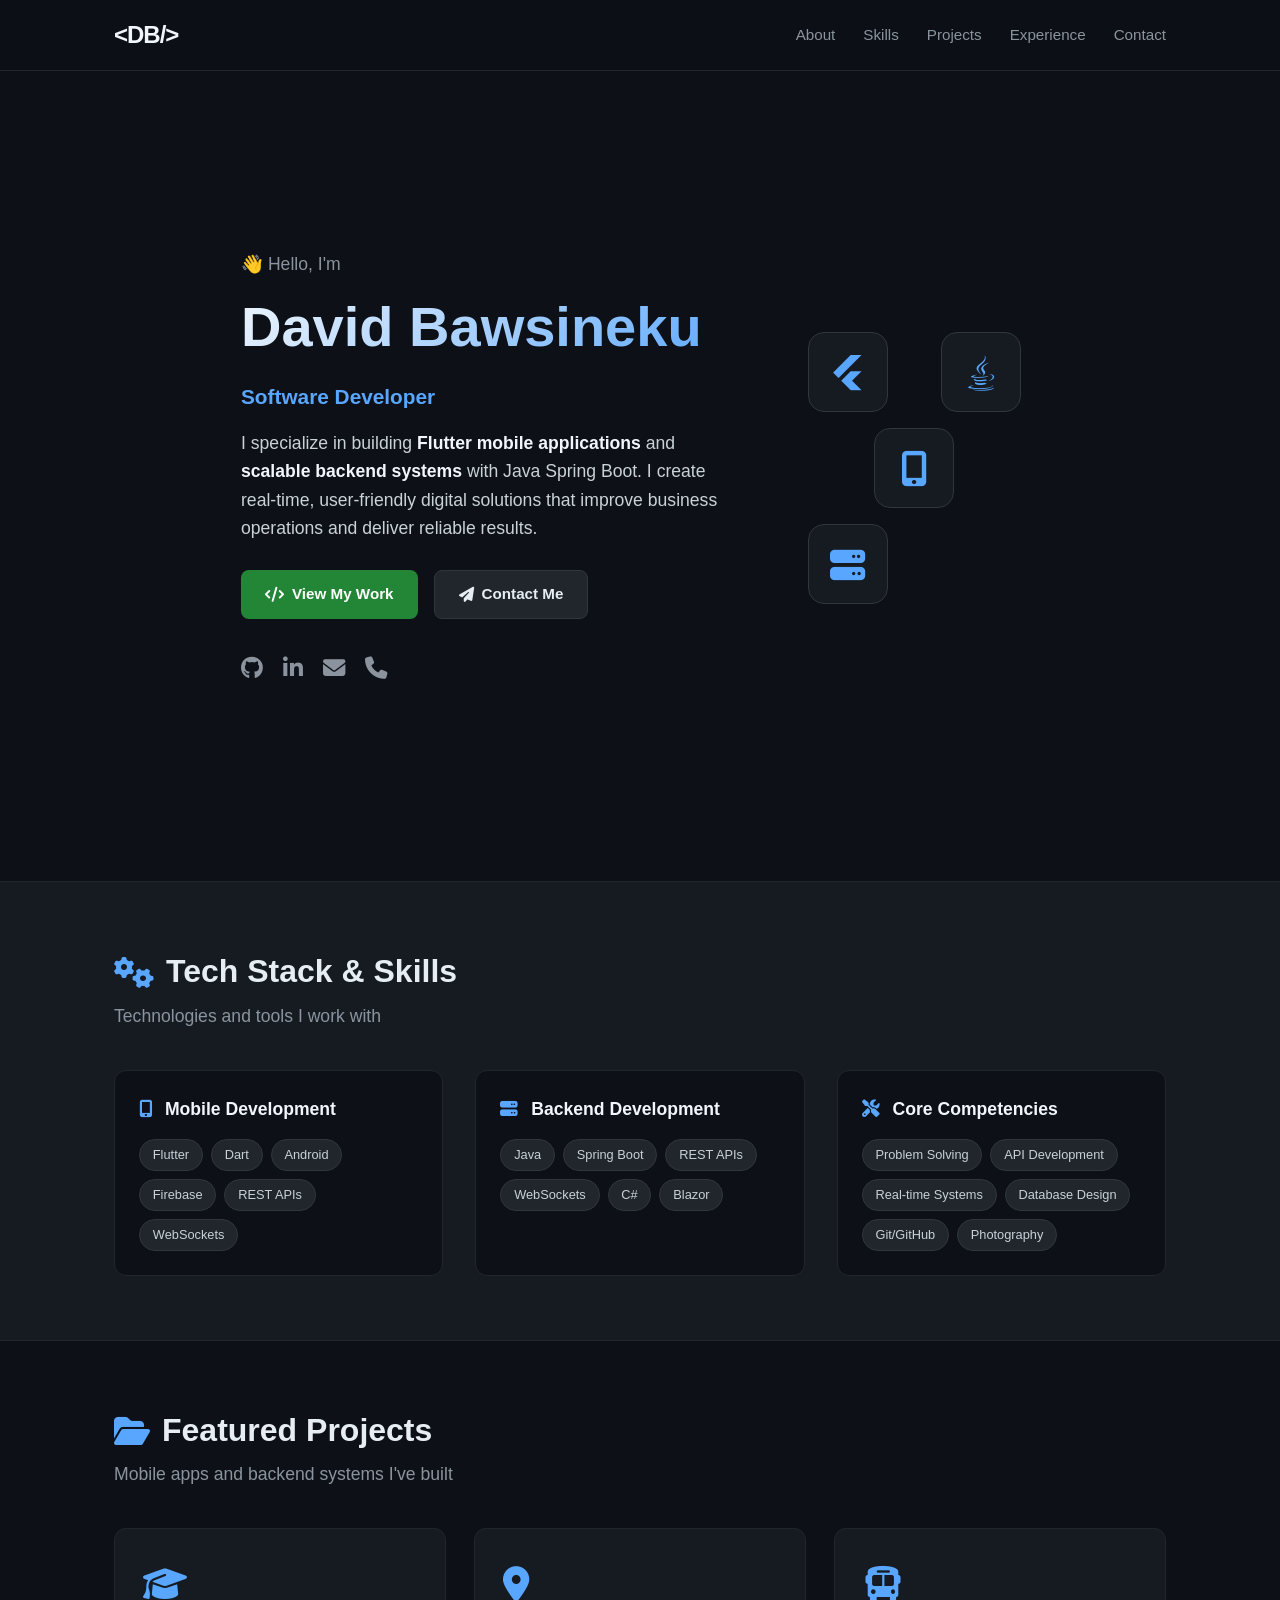
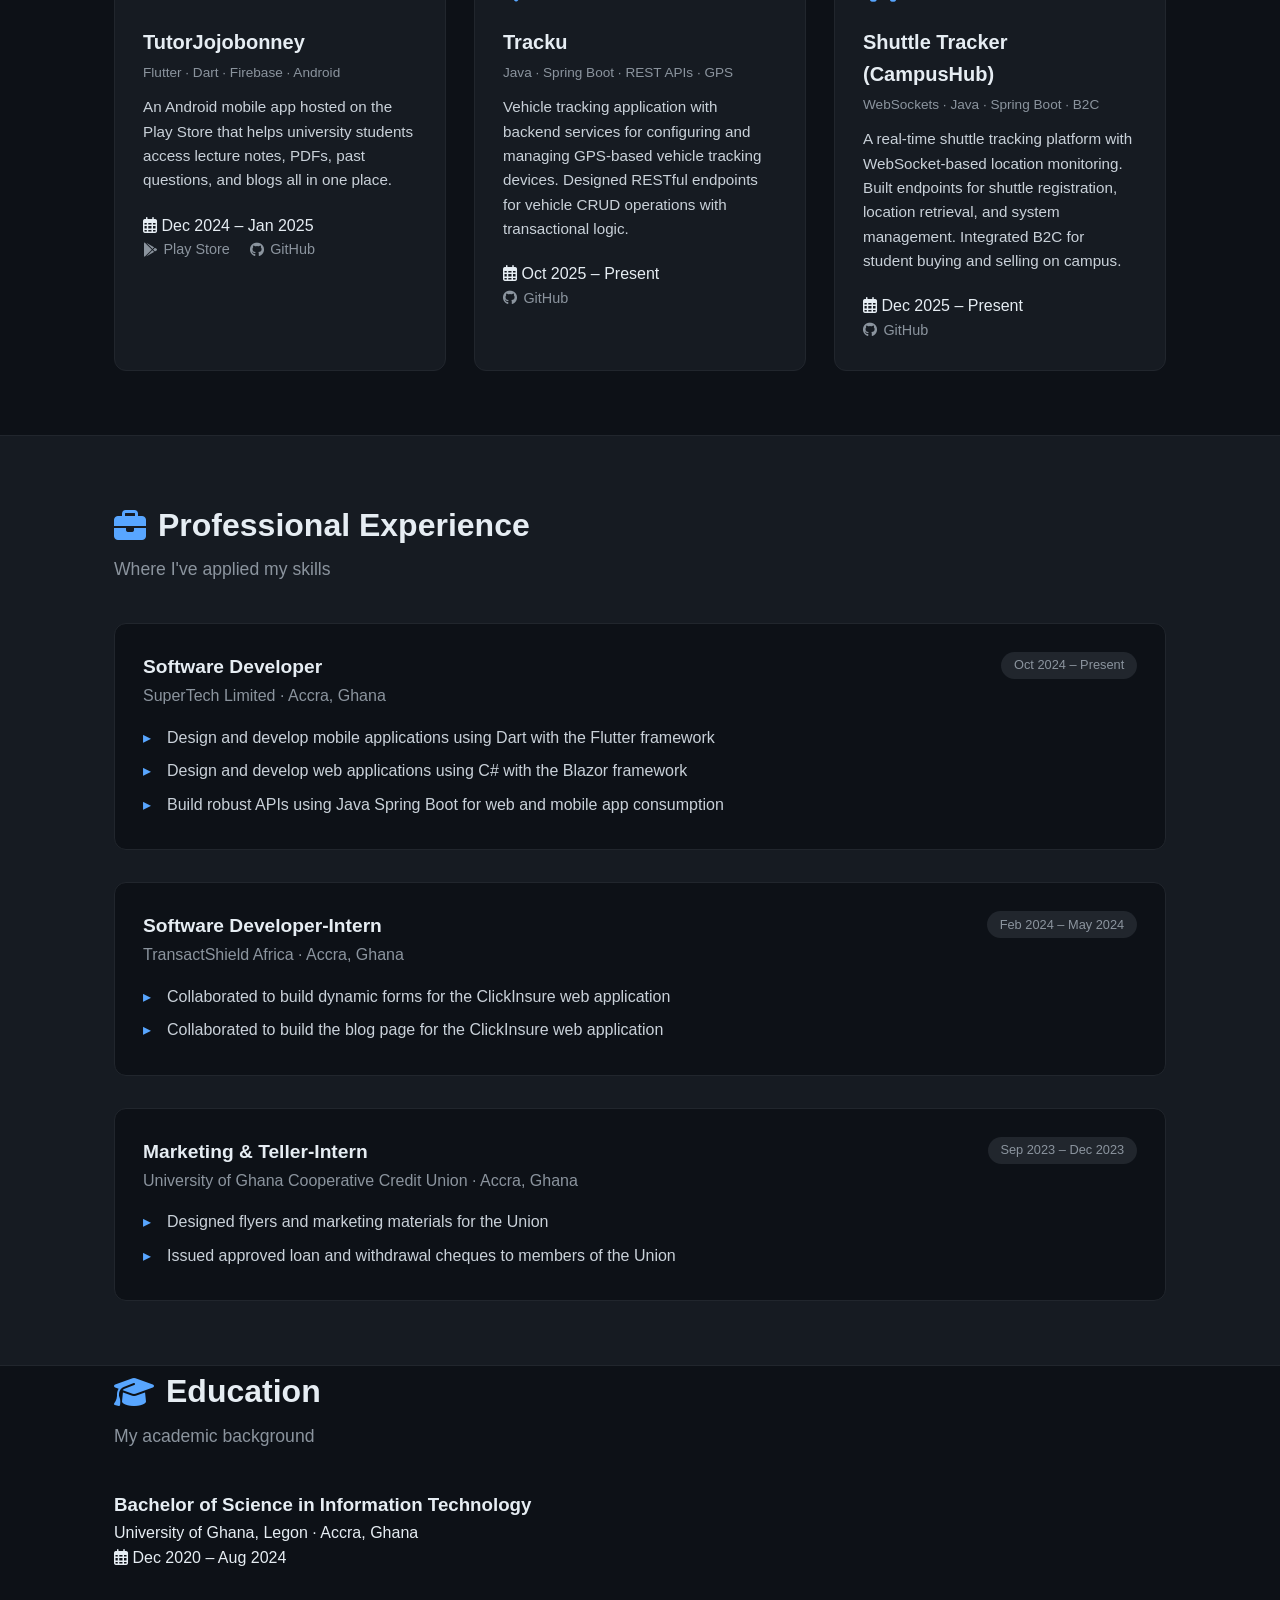
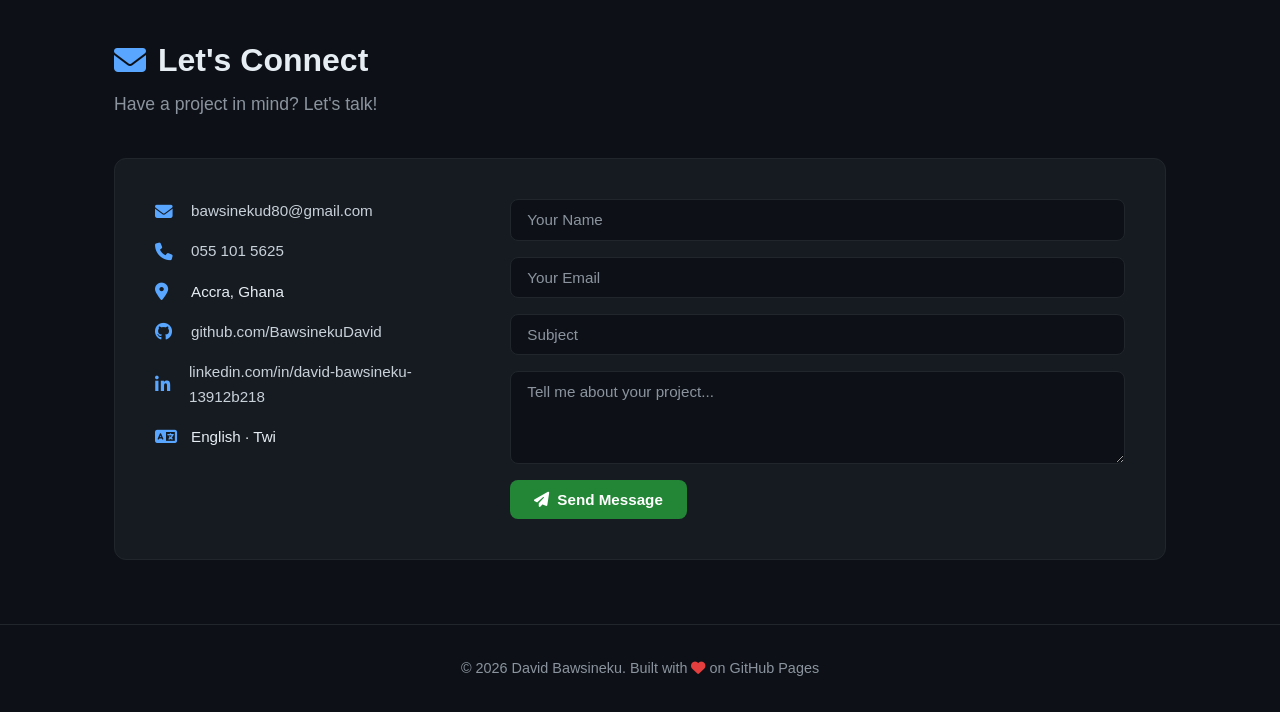
<file: index.html>
<!DOCTYPE html>
<html lang="en">
<head>
    <meta charset="UTF-8" />
    <meta name="viewport" content="width=device-width, initial-scale=1.0" />
    <title>David Bawsineku | Software Developer</title>
    <link rel="stylesheet" href="style.css" />
    <!-- Font Awesome for icons -->
    <link rel="stylesheet" href="https://cdnjs.cloudflare.com/ajax/libs/font-awesome/6.5.0/css/all.min.css" />
</head>
<body>
    <!-- ===== NAVIGATION ===== -->
    <nav class="navbar">
        <div class="container">
            <a href="#" class="logo">&lt;DB/&gt;</a>
            <ul class="nav-links">
                <li><a href="#about">About</a></li>
                <li><a href="#skills">Skills</a></li>
                <li><a href="#projects">Projects</a></li>
                <li><a href="#experience">Experience</a></li>
                <li><a href="#contact">Contact</a></li>
            </ul>
            <button class="menu-toggle" aria-label="Toggle menu">
                <i class="fas fa-bars"></i>
            </button>
        </div>
    </nav>

    <!-- ===== HERO SECTION ===== -->
    <header class="hero" id="about">
        <div class="container">
            <div class="hero-content">
                <div class="hero-text">
                    <p class="hero-greeting">👋 Hello, I'm</p>
                    <h1>David Bawsineku</h1>
                    <p class="hero-titles">
                        <span class="highlight">Software Developer</span>
                    </p>
                    <p class="hero-description">
                        I specialize in building <strong>Flutter mobile applications</strong> and 
                        <strong>scalable backend systems</strong> with Java Spring Boot. 
                        I create real-time, user-friendly digital solutions that improve 
                        business operations and deliver reliable results.
                    </p>
                    <div class="hero-buttons">
                        <a href="#projects" class="btn btn-primary">
                            <i class="fas fa-code"></i> View My Work
                        </a>
                        <a href="#contact" class="btn btn-secondary">
                            <i class="fas fa-paper-plane"></i> Contact Me
                        </a>
                    </div>
                    <div class="hero-social">
                        <a href="https://github.com/BawsinekuDavid" target="_blank" aria-label="GitHub"><i class="fab fa-github"></i></a>
                        <a href="https://linkedin.com/in/david-bawsineku-13912b218" target="_blank" aria-label="LinkedIn"><i class="fab fa-linkedin-in"></i></a>
                        <a href="mailto:bawsinekud80@gmail.com" aria-label="Email"><i class="fas fa-envelope"></i></a>
                        <a href="#" aria-label="Phone"><i class="fas fa-phone"></i></a>
                    </div>
                </div>
                <div class="hero-illustration">
                    <div class="code-icon"><i class="fab fa-flutter"></i></div>
                    <div class="code-icon"><i class="fab fa-java"></i></div>
                    <div class="code-icon"><i class="fas fa-mobile-alt"></i></div>
                    <div class="code-icon"><i class="fas fa-server"></i></div>
                </div>
            </div>
        </div>
    </header>

    <!-- ===== SKILLS ===== -->
    <section class="skills" id="skills">
        <div class="container">
            <h2 class="section-title">
                <i class="fas fa-cogs"></i> Tech Stack & Skills
            </h2>
            <p class="section-subtitle">Technologies and tools I work with</p>

            <div class="skills-grid">
                <!-- Mobile -->
                <div class="skill-category">
                    <h3><i class="fas fa-mobile-alt"></i> Mobile Development</h3>
                    <div class="skill-tags">
                        <span class="tag">Flutter</span>
                        <span class="tag">Dart</span>
                        <span class="tag">Android</span>
                        <span class="tag">Firebase</span>
                        <span class="tag">REST APIs</span>
                        <span class="tag">WebSockets</span>
                    </div>
                </div>

                <!-- Backend -->
                <div class="skill-category">
                    <h3><i class="fas fa-server"></i> Backend Development</h3>
                    <div class="skill-tags">
                        <span class="tag">Java</span>
                        <span class="tag">Spring Boot</span>
                        <span class="tag">REST APIs</span>
                        <span class="tag">WebSockets</span>
                        <span class="tag">C#</span>
                        <span class="tag">Blazor</span>
                    </div>
                </div>

                <!-- General Skills -->
                <div class="skill-category">
                    <h3><i class="fas fa-tools"></i> Core Competencies</h3>
                    <div class="skill-tags">
                        <span class="tag">Problem Solving</span>
                        <span class="tag">API Development</span>
                        <span class="tag">Real-time Systems</span>
                        <span class="tag">Database Design</span>
                        <span class="tag">Git/GitHub</span>
                        <span class="tag">Photography</span>
                    </div>
                </div>
            </div>
        </div>
    </section>

    <!-- ===== PROJECTS ===== -->
    <section class="projects" id="projects">
        <div class="container">
            <h2 class="section-title">
                <i class="fas fa-folder-open"></i> Featured Projects
            </h2>
            <p class="section-subtitle">Mobile apps and backend systems I've built</p>

            <div class="projects-grid">
                <!-- Project 1: TutorJojobonney -->
                <div class="project-card">
                    <div class="project-icon"><i class="fas fa-graduation-cap"></i></div>
                    <h3>TutorJojobonney</h3>
                    <p class="project-tech">Flutter · Dart · Firebase · Android</p>
                    <p class="project-desc">
                        An Android mobile app hosted on the Play Store that helps university 
                        students access lecture notes, PDFs, past questions, and blogs 
                        all in one place.
                    </p>
                    <p class="project-date"><i class="far fa-calendar-alt"></i> Dec 2024 – Jan 2025</p>
                    <div class="project-links">
                        <a href="#" class="project-link"><i class="fab fa-google-play"></i> Play Store</a>
                        <a href="https://github.com/BawsinekuDavid" target="_blank" class="project-link"><i class="fab fa-github"></i> GitHub</a>
                    </div>
                </div>

                <!-- Project 2: Tracku -->
                <div class="project-card">
                    <div class="project-icon"><i class="fas fa-map-marker-alt"></i></div>
                    <h3>Tracku</h3>
                    <p class="project-tech">Java · Spring Boot · REST APIs · GPS</p>
                    <p class="project-desc">
                        Vehicle tracking application with backend services for configuring 
                        and managing GPS-based vehicle tracking devices. Designed RESTful 
                        endpoints for vehicle CRUD operations with transactional logic.
                    </p>
                    <p class="project-date"><i class="far fa-calendar-alt"></i> Oct 2025 – Present</p>
                    <div class="project-links">
                        <a href="https://github.com/BawsinekuDavid" target="_blank" class="project-link"><i class="fab fa-github"></i> GitHub</a>
                    </div>
                </div>

                <!-- Project 3: Shuttle Tracker (CampusHub) -->
                <div class="project-card">
                    <div class="project-icon"><i class="fas fa-bus"></i></div>
                    <h3>Shuttle Tracker (CampusHub)</h3>
                    <p class="project-tech">WebSockets · Java · Spring Boot · B2C</p>
                    <p class="project-desc">
                        A real-time shuttle tracking platform with WebSocket-based location 
                        monitoring. Built endpoints for shuttle registration, location 
                        retrieval, and system management. Integrated B2C for student 
                        buying and selling on campus.
                    </p>
                    <p class="project-date"><i class="far fa-calendar-alt"></i> Dec 2025 – Present</p>
                    <div class="project-links">
                        <a href="https://github.com/BawsinekuDavid" target="_blank" class="project-link"><i class="fab fa-github"></i> GitHub</a>
                    </div>
                </div>
            </div>
        </div>
    </section>

    <!-- ===== EXPERIENCE ===== -->
    <section class="experience" id="experience">
        <div class="container">
            <h2 class="section-title">
                <i class="fas fa-briefcase"></i> Professional Experience
            </h2>
            <p class="section-subtitle">Where I've applied my skills</p>

            <div class="exp-timeline">
                <!-- Experience 1: SuperTech Limited -->
                <div class="exp-item">
                    <div class="exp-header">
                        <div>
                            <h3>Software Developer</h3>
                            <p class="exp-company">SuperTech Limited · Accra, Ghana</p>
                        </div>
                        <span class="exp-date">Oct 2024 – Present</span>
                    </div>
                    <ul class="exp-duties">
                        <li>Design and develop mobile applications using Dart with the Flutter framework</li>
                        <li>Design and develop web applications using C# with the Blazor framework</li>
                        <li>Build robust APIs using Java Spring Boot for web and mobile app consumption</li>
                    </ul>
                </div>

                <!-- Experience 2: TransactShield Africa -->
                <div class="exp-item">
                    <div class="exp-header">
                        <div>
                            <h3>Software Developer-Intern</h3>
                            <p class="exp-company">TransactShield Africa · Accra, Ghana</p>
                        </div>
                        <span class="exp-date">Feb 2024 – May 2024</span>
                    </div>
                    <ul class="exp-duties">
                        <li>Collaborated to build dynamic forms for the ClickInsure web application</li>
                        <li>Collaborated to build the blog page for the ClickInsure web application</li>
                    </ul>
                </div>

                <!-- Experience 3: University of Ghana Cooperative Credit Union -->
                <div class="exp-item">
                    <div class="exp-header">
                        <div>
                            <h3>Marketing & Teller-Intern</h3>
                            <p class="exp-company">University of Ghana Cooperative Credit Union · Accra, Ghana</p>
                        </div>
                        <span class="exp-date">Sep 2023 – Dec 2023</span>
                    </div>
                    <ul class="exp-duties">
                        <li>Designed flyers and marketing materials for the Union</li>
                        <li>Issued approved loan and withdrawal cheques to members of the Union</li>
                    </ul>
                </div>
            </div>
        </div>
    </section>

    <!-- ===== EDUCATION ===== -->
    <section class="education" id="education">
        <div class="container">
            <h2 class="section-title">
                <i class="fas fa-graduation-cap"></i> Education
            </h2>
            <p class="section-subtitle">My academic background</p>

            <div class="edu-card">
                <div class="edu-info">
                    <h3>Bachelor of Science in Information Technology</h3>
                    <p class="edu-school">University of Ghana, Legon · Accra, Ghana</p>
                    <p class="edu-date"><i class="far fa-calendar-alt"></i> Dec 2020 – Aug 2024</p>
                </div>
            </div>
        </div>
    </section>

    <!-- ===== CONTACT ===== -->
    <section class="contact" id="contact">
        <div class="container">
            <h2 class="section-title">
                <i class="fas fa-envelope"></i> Let's Connect
            </h2>
            <p class="section-subtitle">Have a project in mind? Let's talk!</p>

            <div class="contact-content">
                <div class="contact-info">
                    <div class="contact-item">
                        <i class="fas fa-envelope"></i>
                        <a href="mailto:bawsinekud80@gmail.com">bawsinekud80@gmail.com</a>
                    </div>
                    <div class="contact-item">
                        <i class="fas fa-phone"></i>
                        <a href="tel:+233551015625">055 101 5625</a>
                    </div>
                    <div class="contact-item">
                        <i class="fas fa-map-marker-alt"></i>
                        <span>Accra, Ghana</span>
                    </div>
                    <div class="contact-item">
                        <i class="fab fa-github"></i>
                        <a href="https://github.com/BawsinekuDavid" target="_blank">github.com/BawsinekuDavid</a>
                    </div>
                    <div class="contact-item">
                        <i class="fab fa-linkedin-in"></i>
                        <a href="https://linkedin.com/in/david-bawsineku-13912b218" target="_blank">linkedin.com/in/david-bawsineku-13912b218</a>
                    </div>
                    <div class="contact-item">
                        <i class="fas fa-language"></i>
                        <span>English · Twi</span>
                    </div>
                </div>

                <form class="contact-form" action="#" method="POST">
                    <input type="text" placeholder="Your Name" required />
                    <input type="email" placeholder="Your Email" required />
                    <input type="text" placeholder="Subject" />
                    <textarea rows="4" placeholder="Tell me about your project..." required></textarea>
                    <button type="submit" class="btn btn-primary">
                        <i class="fas fa-paper-plane"></i> Send Message
                    </button>
                </form>
            </div>
        </div>
    </section>

    <!-- ===== FOOTER ===== -->
    <footer class="footer">
        <div class="container">
            <p>&copy; 2026 David Bawsineku. Built with <i class="fas fa-heart" style="color: #e53e3e;"></i> on GitHub Pages</p>
        </div>
    </footer>

    <!-- ===== MOBILE MENU TOGGLE ===== -->
    <script>
        const menuToggle = document.querySelector('.menu-toggle');
        const navLinks = document.querySelector('.nav-links');

        menuToggle.addEventListener('click', () => {
            navLinks.classList.toggle('active');
        });

        document.querySelectorAll('.nav-links a').forEach(link => {
            link.addEventListener('click', () => {
                navLinks.classList.remove('active');
            });
        });
    </script>
</body>
</html>
</file>
<file: style.css>
/* ===== RESET & BASE ===== */
* {
    margin: 0;
    padding: 0;
    box-sizing: border-box;
}

html {
    scroll-behavior: smooth;
}

body {
    font-family: -apple-system, BlinkMacSystemFont, 'Segoe UI', Roboto, Oxygen, Ubuntu, sans-serif;
    background: #0d1117;
    color: #e6edf3;
    line-height: 1.6;
}

.container {
    max-width: 1100px;
    margin: 0 auto;
    padding: 0 1.5rem;
}

a {
    color: #58a6ff;
    text-decoration: none;
    transition: color 0.3s;
}

a:hover {
    color: #79c0ff;
}

.section-title {
    font-size: 2rem;
    font-weight: 700;
    margin-bottom: 0.25rem;
    display: flex;
    align-items: center;
    gap: 0.75rem;
}

.section-title i {
    color: #58a6ff;
}

.section-subtitle {
    color: #8b949e;
    font-size: 1.1rem;
    margin-bottom: 2.5rem;
}

/* ===== BUTTONS ===== */
.btn {
    display: inline-flex;
    align-items: center;
    gap: 0.5rem;
    padding: 0.7rem 1.5rem;
    border-radius: 8px;
    font-weight: 600;
    font-size: 0.95rem;
    border: none;
    cursor: pointer;
    transition: all 0.3s ease;
}

.btn-primary {
    background: #238636;
    color: white;
}

.btn-primary:hover {
    background: #2ea043;
    transform: translateY(-2px);
    box-shadow: 0 8px 20px rgba(35, 134, 54, 0.3);
}

.btn-secondary {
    background: #21262d;
    color: #e6edf3;
    border: 1px solid #30363d;
}

.btn-secondary:hover {
    background: #30363d;
    transform: translateY(-2px);
}

/* ===== NAVBAR ===== */
.navbar {
    background: #0d1117;
    border-bottom: 1px solid #21262d;
    padding: 1rem 0;
    position: sticky;
    top: 0;
    z-index: 100;
    backdrop-filter: blur(10px);
    background: rgba(13, 17, 23, 0.9);
}

.navbar .container {
    display: flex;
    justify-content: space-between;
    align-items: center;
}

.logo {
    font-size: 1.5rem;
    font-weight: 800;
    color: #f0f6fc;
    letter-spacing: -1px;
}

.logo:hover {
    color: #58a6ff;
}

.nav-links {
    display: flex;
    list-style: none;
    gap: 1.75rem;
}

.nav-links a {
    color: #8b949e;
    font-weight: 500;
    font-size: 0.95rem;
    transition: color 0.3s;
}

.nav-links a:hover {
    color: #f0f6fc;
}

.menu-toggle {
    display: none;
    background: none;
    border: none;
    color: #e6edf3;
    font-size: 1.5rem;
    cursor: pointer;
}

/* ===== HERO ===== */
.hero {
    padding: 4rem 0 5rem;
    min-height: 90vh;
    display: flex;
    align-items: center;
}

.hero-content {
    display: grid;
    grid-template-columns: 2fr 1fr;
    gap: 3rem;
    align-items: center;
}

.hero-greeting {
    font-size: 1.1rem;
    color: #8b949e;
    margin-bottom: 0.25rem;
}

.hero h1 {
    font-size: 3.5rem;
    font-weight: 800;
    background: linear-gradient(135deg, #f0f6fc, #58a6ff);
    -webkit-background-clip: text;
    -webkit-text-fill-color: transparent;
    background-clip: text;
    margin-bottom: 0.5rem;
}

.hero-titles {
    font-size: 1.3rem;
    color: #8b949e;
    margin-bottom: 1rem;
}

.hero-titles .highlight {
    color: #58a6ff;
    font-weight: 600;
}

.hero-titles .separator {
    margin: 0 0.5rem;
    color: #30363d;
}

.hero-description {
    font-size: 1.1rem;
    color: #c9d1d9;
    max-width: 500px;
    margin-bottom: 1.75rem;
}

.hero-description strong {
    color: #f0f6fc;
}

.hero-buttons {
    display: flex;
    gap: 1rem;
    flex-wrap: wrap;
    margin-bottom: 2rem;
}

.hero-social {
    display: flex;
    gap: 1.25rem;
}

.hero-social a {
    color: #8b949e;
    font-size: 1.4rem;
    transition: all 0.3s;
}

.hero-social a:hover {
    color: #f0f6fc;
    transform: translateY(-3px);
}

.hero-illustration {
    display: grid;
    grid-template-columns: 1fr 1fr;
    gap: 1rem;
    justify-items: center;
}

.hero-illustration .code-icon {
    width: 80px;
    height: 80px;
    background: #161b22;
    border: 1px solid #30363d;
    border-radius: 16px;
    display: flex;
    align-items: center;
    justify-content: center;
    font-size: 2.2rem;
    color: #58a6ff;
    transition: all 0.3s;
}

.hero-illustration .code-icon:hover {
    border-color: #58a6ff;
    transform: translateY(-6px);
    box-shadow: 0 12px 30px rgba(88, 166, 255, 0.15);
}

.hero-illustration .code-icon:nth-child(3) {
    grid-column: 1 / -1;
    justify-self: center;
}

/* ===== SKILLS ===== */
.skills {
    padding: 4rem 0;
    background: #161b22;
    border-top: 1px solid #21262d;
    border-bottom: 1px solid #21262d;
}

.skills-grid {
    display: grid;
    grid-template-columns: repeat(auto-fit, minmax(280px, 1fr));
    gap: 2rem;
}

.skill-category {
    background: #0d1117;
    padding: 1.5rem;
    border-radius: 12px;
    border: 1px solid #21262d;
    transition: border-color 0.3s;
}

.skill-category:hover {
    border-color: #58a6ff;
}

.skill-category h3 {
    font-size: 1.1rem;
    margin-bottom: 1rem;
    color: #f0f6fc;
}

.skill-category h3 i {
    color: #58a6ff;
    margin-right: 0.5rem;
}

.skill-tags {
    display: flex;
    flex-wrap: wrap;
    gap: 0.5rem;
}

.tag {
    background: #21262d;
    color: #c9d1d9;
    padding: 0.3rem 0.8rem;
    border-radius: 20px;
    font-size: 0.8rem;
    font-weight: 500;
    border: 1px solid #30363d;
    transition: all 0.3s;
}

.tag:hover {
    border-color: #58a6ff;
    color: #f0f6fc;
}

/* ===== PROJECTS ===== */
.projects {
    padding: 4rem 0;
}

.projects-grid {
    display: grid;
    grid-template-columns: repeat(auto-fit, minmax(300px, 1fr));
    gap: 1.75rem;
}

.project-card {
    background: #161b22;
    border: 1px solid #21262d;
    border-radius: 12px;
    padding: 1.75rem;
    transition: all 0.3s;
}

.project-card:hover {
    border-color: #58a6ff;
    transform: translateY(-6px);
    box-shadow: 0 12px 30px rgba(0, 0, 0, 0.4);
}

.project-icon {
    font-size: 2.2rem;
    color: #58a6ff;
    margin-bottom: 0.75rem;
}

.project-card h3 {
    font-size: 1.25rem;
    margin-bottom: 0.25rem;
}

.project-tech {
    font-size: 0.85rem;
    color: #8b949e;
    margin-bottom: 0.75rem;
}

.project-desc {
    color: #c9d1d9;
    font-size: 0.95rem;
    margin-bottom: 1.25rem;
}

.project-links {
    display: flex;
    gap: 1.25rem;
}

.project-link {
    color: #8b949e;
    font-size: 0.9rem;
    font-weight: 500;
    display: inline-flex;
    align-items: center;
    gap: 0.4rem;
    transition: color 0.3s;
}

.project-link:hover {
    color: #58a6ff;
}

/* ===== EXPERIENCE ===== */
.experience {
    padding: 4rem 0;
    background: #161b22;
    border-top: 1px solid #21262d;
    border-bottom: 1px solid #21262d;
}

.exp-timeline {
    display: flex;
    flex-direction: column;
    gap: 2rem;
}

.exp-item {
    background: #0d1117;
    border: 1px solid #21262d;
    border-radius: 12px;
    padding: 1.75rem;
}

.exp-header {
    display: flex;
    justify-content: space-between;
    align-items: flex-start;
    flex-wrap: wrap;
    margin-bottom: 0.75rem;
}

.exp-header h3 {
    font-size: 1.2rem;
}

.exp-company {
    color: #8b949e;
    font-weight: 500;
}

.exp-date {
    background: #21262d;
    color: #8b949e;
    padding: 0.2rem 0.8rem;
    border-radius: 20px;
    font-size: 0.8rem;
    font-weight: 500;
    white-space: nowrap;
}

.exp-duties {
    list-style: none;
    padding-left: 0;
}

.exp-duties li {
    color: #c9d1d9;
    padding: 0.25rem 0;
    padding-left: 1.5rem;
    position: relative;
}

.exp-duties li::before {
    content: "▸";
    position: absolute;
    left: 0;
    color: #58a6ff;
}

/* ===== CONTACT ===== */
.contact {
    padding: 4rem 0;
}

.contact-content {
    display: grid;
    grid-template-columns: 1fr 2fr;
    gap: 3rem;
    background: #161b22;
    border: 1px solid #21262d;
    border-radius: 12px;
    padding: 2.5rem;
}

.contact-info {
    display: flex;
    flex-direction: column;
    gap: 1rem;
}

.contact-item {
    display: flex;
    align-items: center;
    gap: 0.75rem;
    font-size: 0.95rem;
}

.contact-item i {
    width: 1.5rem;
    color: #58a6ff;
    font-size: 1.1rem;
}

.contact-item a {
    color: #c9d1d9;
}

.contact-item a:hover {
    color: #58a6ff;
}

.contact-form {
    display: flex;
    flex-direction: column;
    gap: 1rem;
}

.contact-form input,
.contact-form textarea {
    background: #0d1117;
    border: 1px solid #21262d;
    border-radius: 8px;
    padding: 0.7rem 1rem;
    color: #e6edf3;
    font-size: 0.95rem;
    font-family: inherit;
    transition: border-color 0.3s;
}

.contact-form input:focus,
.contact-form textarea:focus {
    outline: none;
    border-color: #58a6ff;
}

.contact-form input::placeholder,
.contact-form textarea::placeholder {
    color: #8b949e;
}

.contact-form textarea {
    resize: vertical;
}

.contact-form .btn {
    align-self: flex-start;
}

/* ===== FOOTER ===== */
.footer {
    border-top: 1px solid #21262d;
    padding: 2rem 0;
    text-align: center;
    color: #8b949e;
    font-size: 0.9rem;
}

/* ===== RESPONSIVE ===== */
@media (max-width: 900px) {
    .hero-content {
        grid-template-columns: 1fr;
        text-align: center;
    }

    .hero-description {
        margin-left: auto;
        margin-right: auto;
    }

    .hero-buttons {
        justify-content: center;
    }

    .hero-social {
        justify-content: center;
    }

    .hero-illustration {
        grid-template-columns: repeat(3, 1fr);
        max-width: 350px;
        margin: 0 auto;
    }

    .hero-illustration .code-icon:nth-child(3) {
        grid-column: auto;
    }

    .contact-content {
        grid-template-columns: 1fr;
        padding: 1.5rem;
    }

    .contact-info {
        flex-direction: row;
        flex-wrap: wrap;
        justify-content: center;
    }

    .contact-form .btn {
        align-self: center;
    }
}

@media (max-width: 700px) {
    .nav-links {
        display: none;
        flex-direction: column;
        background: #161b22;
        position: absolute;
        top: 100%;
        left: 0;
        width: 100%;
        padding: 1.5rem;
        gap: 1rem;
        border-bottom: 1px solid #21262d;
    }

    .nav-links.active {
        display: flex;
    }

    .menu-toggle {
        display: block;
    }

    .hero h1 {
        font-size: 2.5rem;
    }

    .hero-titles {
        font-size: 1rem;
    }

    .section-title {
        font-size: 1.5rem;
    }

    .projects-grid {
        grid-template-columns: 1fr;
    }

    .skills-grid {
        grid-template-columns: 1fr;
    }

    .exp-header {
        flex-direction: column;
    }
}

@media (max-width: 450px) {
    .hero-buttons {
        flex-direction: column;
        align-items: center;
    }

    .hero-buttons .btn {
        width: 100%;
        justify-content: center;
    }

    .contact-content {
        padding: 1rem;
    }
}
</file>
